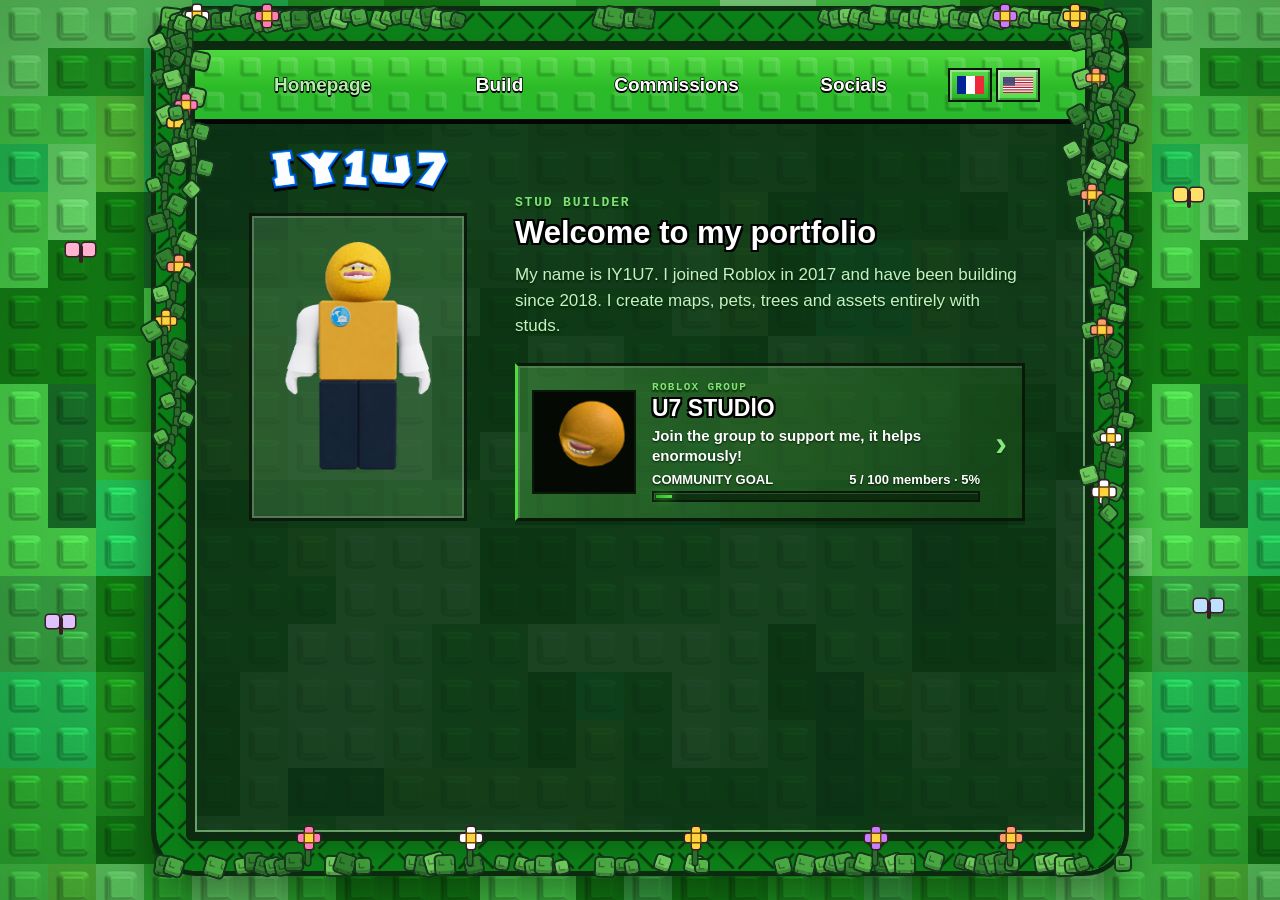
<file: index.html>
<!doctype html>
<html lang="en">
<head>
  <meta charset="UTF-8">
  <meta name="viewport" content="width=device-width, initial-scale=1.0">
  <meta name="description" content="IY1U7 — Roblox stud builder portfolio">
  <title>IY1U7 — Roblox Portfolio</title>
  <link rel="stylesheet" href="styles.css?v=20261028-1">
  <link rel="stylesheet" href="nature.css?v=20261029-4">
  <script src="translation.js?v=20261028-1" defer></script>
  <script src="script.js?v=20261028-1" defer></script>
  <script src="nature.js?v=20261028-1" defer></script>
  <script src="https://cdn.gtranslate.net/widgets/latest/float.js" defer></script>
</head>
<body class="figma-home">
  <div class="gtranslate_wrapper" aria-hidden="true"></div>
  <main class="index-window">
    <header class="site-header modern-site-header">
      <button class="menu-button" aria-expanded="false" aria-controls="main-navigation">Menu</button>
      <nav id="main-navigation" aria-label="Main navigation">
        <a class="active" href="index.html?v=20261028-1">Homepage</a>
        <a href="build.html?v=20261028-1">Build</a>
        <a href="contribution.html?v=20261028-1">Commissions</a>
        <a href="socials.html?v=20261028-1">Socials</a>
        
        <div class="language-toggle notranslate" translate="no" role="group" aria-label="Language"><button type="button" data-lang="fr" aria-label="Français" title="Français"><svg viewBox="0 0 30 20" width="27" height="18" role="img" aria-label="🇫🇷"><path fill="#fff" d="M0 0h30v20H0z"/><path fill="#002395" d="M0 0h10v20H0z"/><path fill="#ed2939" d="M20 0h10v20H20z"/></svg></button><button type="button" data-lang="en" aria-label="English" title="English"><svg viewBox="0 0 38 20" width="30" height="18" role="img" aria-label="🇺🇸"><path fill="#fff" d="M0 0h38v20H0z"/><path stroke="#b22234" stroke-width="1.54" d="M0 .77h38M0 3.85h38M0 6.93h38M0 10.01h38M0 13.09h38M0 16.17h38M0 19.25h38"/><path fill="#3c3b6e" d="M0 0h15.2v10.77H0z"/><path fill="#fff" d="M1.25 0.6l.13 .27 .3 .04-.22 .21 .05 .3-.26-.14-.27 .14 .05-.3-.22-.21 .3-.04z M3.79 0.6l.13 .27 .3 .04-.22 .21 .05 .3-.26-.14-.27 .14 .05-.3-.22-.21 .3-.04z M6.33 0.6l.13 .27 .3 .04-.22 .21 .05 .3-.26-.14-.27 .14 .05-.3-.22-.21 .3-.04z M8.870000000000001 0.6l.13 .27 .3 .04-.22 .21 .05 .3-.26-.14-.27 .14 .05-.3-.22-.21 .3-.04z M11.41 0.6l.13 .27 .3 .04-.22 .21 .05 .3-.26-.14-.27 .14 .05-.3-.22-.21 .3-.04z M13.95 0.6l.13 .27 .3 .04-.22 .21 .05 .3-.26-.14-.27 .14 .05-.3-.22-.21 .3-.04z M2.52 1.7000000000000002l.13 .27 .3 .04-.22 .21 .05 .3-.26-.14-.27 .14 .05-.3-.22-.21 .3-.04z M5.0600000000000005 1.7000000000000002l.13 .27 .3 .04-.22 .21 .05 .3-.26-.14-.27 .14 .05-.3-.22-.21 .3-.04z M7.6 1.7000000000000002l.13 .27 .3 .04-.22 .21 .05 .3-.26-.14-.27 .14 .05-.3-.22-.21 .3-.04z M10.14 1.7000000000000002l.13 .27 .3 .04-.22 .21 .05 .3-.26-.14-.27 .14 .05-.3-.22-.21 .3-.04z M12.68 1.7000000000000002l.13 .27 .3 .04-.22 .21 .05 .3-.26-.14-.27 .14 .05-.3-.22-.21 .3-.04z M1.25 2.8000000000000003l.13 .27 .3 .04-.22 .21 .05 .3-.26-.14-.27 .14 .05-.3-.22-.21 .3-.04z M3.79 2.8000000000000003l.13 .27 .3 .04-.22 .21 .05 .3-.26-.14-.27 .14 .05-.3-.22-.21 .3-.04z M6.33 2.8000000000000003l.13 .27 .3 .04-.22 .21 .05 .3-.26-.14-.27 .14 .05-.3-.22-.21 .3-.04z M8.870000000000001 2.8000000000000003l.13 .27 .3 .04-.22 .21 .05 .3-.26-.14-.27 .14 .05-.3-.22-.21 .3-.04z M11.41 2.8000000000000003l.13 .27 .3 .04-.22 .21 .05 .3-.26-.14-.27 .14 .05-.3-.22-.21 .3-.04z M13.95 2.8000000000000003l.13 .27 .3 .04-.22 .21 .05 .3-.26-.14-.27 .14 .05-.3-.22-.21 .3-.04z M2.52 3.900000000000001l.13 .27 .3 .04-.22 .21 .05 .3-.26-.14-.27 .14 .05-.3-.22-.21 .3-.04z M5.0600000000000005 3.900000000000001l.13 .27 .3 .04-.22 .21 .05 .3-.26-.14-.27 .14 .05-.3-.22-.21 .3-.04z M7.6 3.900000000000001l.13 .27 .3 .04-.22 .21 .05 .3-.26-.14-.27 .14 .05-.3-.22-.21 .3-.04z M10.14 3.900000000000001l.13 .27 .3 .04-.22 .21 .05 .3-.26-.14-.27 .14 .05-.3-.22-.21 .3-.04z M12.68 3.900000000000001l.13 .27 .3 .04-.22 .21 .05 .3-.26-.14-.27 .14 .05-.3-.22-.21 .3-.04z M1.25 5l.13 .27 .3 .04-.22 .21 .05 .3-.26-.14-.27 .14 .05-.3-.22-.21 .3-.04z M3.79 5l.13 .27 .3 .04-.22 .21 .05 .3-.26-.14-.27 .14 .05-.3-.22-.21 .3-.04z M6.33 5l.13 .27 .3 .04-.22 .21 .05 .3-.26-.14-.27 .14 .05-.3-.22-.21 .3-.04z M8.870000000000001 5l.13 .27 .3 .04-.22 .21 .05 .3-.26-.14-.27 .14 .05-.3-.22-.21 .3-.04z M11.41 5l.13 .27 .3 .04-.22 .21 .05 .3-.26-.14-.27 .14 .05-.3-.22-.21 .3-.04z M13.95 5l.13 .27 .3 .04-.22 .21 .05 .3-.26-.14-.27 .14 .05-.3-.22-.21 .3-.04z M2.52 6.1l.13 .27 .3 .04-.22 .21 .05 .3-.26-.14-.27 .14 .05-.3-.22-.21 .3-.04z M5.0600000000000005 6.1l.13 .27 .3 .04-.22 .21 .05 .3-.26-.14-.27 .14 .05-.3-.22-.21 .3-.04z M7.6 6.1l.13 .27 .3 .04-.22 .21 .05 .3-.26-.14-.27 .14 .05-.3-.22-.21 .3-.04z M10.14 6.1l.13 .27 .3 .04-.22 .21 .05 .3-.26-.14-.27 .14 .05-.3-.22-.21 .3-.04z M12.68 6.1l.13 .27 .3 .04-.22 .21 .05 .3-.26-.14-.27 .14 .05-.3-.22-.21 .3-.04z M1.25 7.2l.13 .27 .3 .04-.22 .21 .05 .3-.26-.14-.27 .14 .05-.3-.22-.21 .3-.04z M3.79 7.2l.13 .27 .3 .04-.22 .21 .05 .3-.26-.14-.27 .14 .05-.3-.22-.21 .3-.04z M6.33 7.2l.13 .27 .3 .04-.22 .21 .05 .3-.26-.14-.27 .14 .05-.3-.22-.21 .3-.04z M8.870000000000001 7.2l.13 .27 .3 .04-.22 .21 .05 .3-.26-.14-.27 .14 .05-.3-.22-.21 .3-.04z M11.41 7.2l.13 .27 .3 .04-.22 .21 .05 .3-.26-.14-.27 .14 .05-.3-.22-.21 .3-.04z M13.95 7.2l.13 .27 .3 .04-.22 .21 .05 .3-.26-.14-.27 .14 .05-.3-.22-.21 .3-.04z M2.52 8.3l.13 .27 .3 .04-.22 .21 .05 .3-.26-.14-.27 .14 .05-.3-.22-.21 .3-.04z M5.0600000000000005 8.3l.13 .27 .3 .04-.22 .21 .05 .3-.26-.14-.27 .14 .05-.3-.22-.21 .3-.04z M7.6 8.3l.13 .27 .3 .04-.22 .21 .05 .3-.26-.14-.27 .14 .05-.3-.22-.21 .3-.04z M10.14 8.3l.13 .27 .3 .04-.22 .21 .05 .3-.26-.14-.27 .14 .05-.3-.22-.21 .3-.04z M12.68 8.3l.13 .27 .3 .04-.22 .21 .05 .3-.26-.14-.27 .14 .05-.3-.22-.21 .3-.04z M1.25 9.4l.13 .27 .3 .04-.22 .21 .05 .3-.26-.14-.27 .14 .05-.3-.22-.21 .3-.04z M3.79 9.4l.13 .27 .3 .04-.22 .21 .05 .3-.26-.14-.27 .14 .05-.3-.22-.21 .3-.04z M6.33 9.4l.13 .27 .3 .04-.22 .21 .05 .3-.26-.14-.27 .14 .05-.3-.22-.21 .3-.04z M8.870000000000001 9.4l.13 .27 .3 .04-.22 .21 .05 .3-.26-.14-.27 .14 .05-.3-.22-.21 .3-.04z M11.41 9.4l.13 .27 .3 .04-.22 .21 .05 .3-.26-.14-.27 .14 .05-.3-.22-.21 .3-.04z M13.95 9.4l.13 .27 .3 .04-.22 .21 .05 .3-.26-.14-.27 .14 .05-.3-.22-.21 .3-.04z"/></svg></button></div>
      </nav>
    </header>
    <div class="index-content">
      <div class="index-profile">
        <img class="index-logo" src="assets/iy1u7-logo-spaced.png" alt="IY1U7" draggable="false">
        <div class="index-avatar">
          <img src="assets/avatar-corrected-final.png" alt="IY1U7 Roblox avatar" draggable="false">
        </div>
      </div>
      <section class="index-intro" aria-labelledby="welcome-title">
        <p class="index-eyebrow">STUD BUILDER</p>
        <h2 id="welcome-title">Welcome to my portfolio</h2>
        <p class="index-description">My name is IY1U7. I joined Roblox in 2017 and have been building since 2018. I create maps, pets, trees and assets entirely with studs.</p>
        <a class="group-card" href="https://www.roblox.com/fr/communities/35287062/U7-STUDlO#!/about" target="_blank" rel="noopener noreferrer" aria-label="View the U7 STUDlO Roblox group">
          <img src="assets/u7-studio-group.png" alt="U7 STUDlO group" draggable="false">
          <span class="group-card-content">
            <span class="group-label">ROBLOX GROUP</span>
            <strong>U7 STUDlO</strong>
            <span class="group-support">Join the group to support me, it helps enormously!</span>
            <span class="group-goal-heading"><b>COMMUNITY GOAL</b><em>5 / 100 members · 5%</em></span>
            <span class="group-progress" role="progressbar" aria-label="Community goal" aria-valuemin="0" aria-valuemax="100" aria-valuenow="5" aria-valuetext="5 out of 100 members"><i></i></span>
          </span>
          <span class="group-arrow" aria-hidden="true">›</span>
        </a>
      </section>
    </div>
  </main>
</body>
</html>
</file>
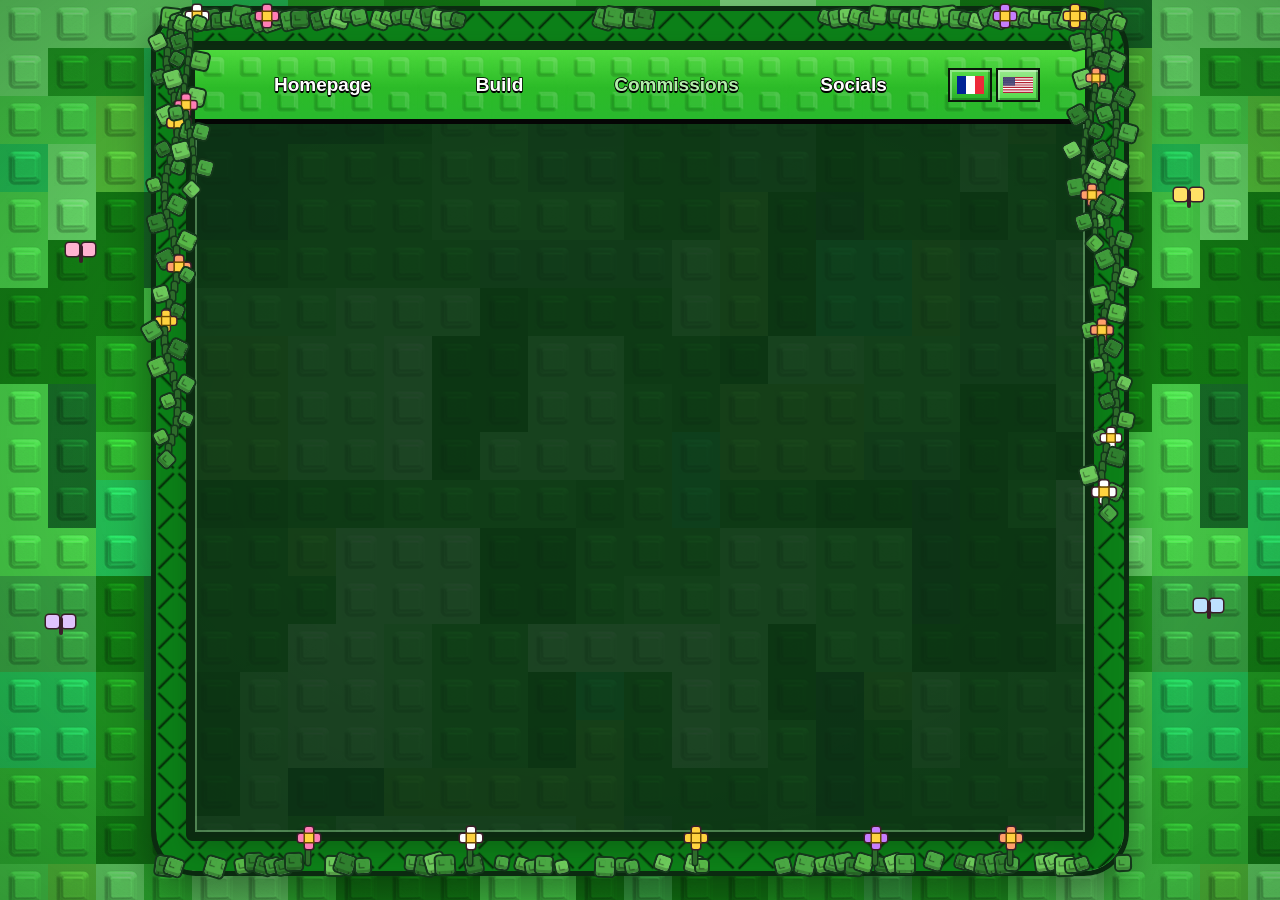
<file: contribution.html>
<!doctype html>
<html lang="en">
<head>
  <meta charset="UTF-8">
  <meta name="viewport" content="width=device-width, initial-scale=1.0">
  <meta http-equiv="Cache-Control" content="no-cache, no-store, must-revalidate">
  <meta http-equiv="Pragma" content="no-cache">
  <meta http-equiv="Expires" content="0">
  <meta name="description" content="IY1U7 Roblox contributions">
  <title>Contribution — Roblox Portfolio</title>
  <link rel="stylesheet" href="styles.css?v=20261028-1">
  <link rel="stylesheet" href="nature.css?v=20261029-4">
  <script src="translation.js?v=20261028-1" defer></script>
  <script src="script.js?v=20261028-1" defer></script>
  <script src="nature.js?v=20261028-1" defer></script>
</head>
<body>
  <div class="page-shell payment-shell contribution-shell">
    <header class="site-header">
      <button class="menu-button" aria-expanded="false" aria-controls="main-navigation">Menu</button>
      <nav id="main-navigation" aria-label="Main navigation">
        <a href="index.html?v=20261028-1">Homepage</a><a href="build.html?v=20261028-1">Build</a><a class="active" href="contribution.html?v=20261028-1">Commissions</a><a href="socials.html?v=20261028-1">Socials</a><div class="language-toggle notranslate" translate="no" role="group" aria-label="Language"><button type="button" data-lang="fr" aria-label="Français" title="Français"><svg viewBox="0 0 30 20" width="27" height="18" role="img" aria-label="🇫🇷"><path fill="#fff" d="M0 0h30v20H0z"/><path fill="#002395" d="M0 0h10v20H0z"/><path fill="#ed2939" d="M20 0h10v20H20z"/></svg></button><button type="button" data-lang="en" aria-label="English" title="English"><svg viewBox="0 0 38 20" width="30" height="18" role="img" aria-label="🇺🇸"><path fill="#fff" d="M0 0h38v20H0z"/><path stroke="#b22234" stroke-width="1.54" d="M0 .77h38M0 3.85h38M0 6.93h38M0 10.01h38M0 13.09h38M0 16.17h38M0 19.25h38"/><path fill="#3c3b6e" d="M0 0h15.2v10.77H0z"/><path fill="#fff" d="M1.25 0.6l.13 .27 .3 .04-.22 .21 .05 .3-.26-.14-.27 .14 .05-.3-.22-.21 .3-.04z M3.79 0.6l.13 .27 .3 .04-.22 .21 .05 .3-.26-.14-.27 .14 .05-.3-.22-.21 .3-.04z M6.33 0.6l.13 .27 .3 .04-.22 .21 .05 .3-.26-.14-.27 .14 .05-.3-.22-.21 .3-.04z M8.870000000000001 0.6l.13 .27 .3 .04-.22 .21 .05 .3-.26-.14-.27 .14 .05-.3-.22-.21 .3-.04z M11.41 0.6l.13 .27 .3 .04-.22 .21 .05 .3-.26-.14-.27 .14 .05-.3-.22-.21 .3-.04z M13.95 0.6l.13 .27 .3 .04-.22 .21 .05 .3-.26-.14-.27 .14 .05-.3-.22-.21 .3-.04z M2.52 1.7000000000000002l.13 .27 .3 .04-.22 .21 .05 .3-.26-.14-.27 .14 .05-.3-.22-.21 .3-.04z M5.0600000000000005 1.7000000000000002l.13 .27 .3 .04-.22 .21 .05 .3-.26-.14-.27 .14 .05-.3-.22-.21 .3-.04z M7.6 1.7000000000000002l.13 .27 .3 .04-.22 .21 .05 .3-.26-.14-.27 .14 .05-.3-.22-.21 .3-.04z M10.14 1.7000000000000002l.13 .27 .3 .04-.22 .21 .05 .3-.26-.14-.27 .14 .05-.3-.22-.21 .3-.04z M12.68 1.7000000000000002l.13 .27 .3 .04-.22 .21 .05 .3-.26-.14-.27 .14 .05-.3-.22-.21 .3-.04z M1.25 2.8000000000000003l.13 .27 .3 .04-.22 .21 .05 .3-.26-.14-.27 .14 .05-.3-.22-.21 .3-.04z M3.79 2.8000000000000003l.13 .27 .3 .04-.22 .21 .05 .3-.26-.14-.27 .14 .05-.3-.22-.21 .3-.04z M6.33 2.8000000000000003l.13 .27 .3 .04-.22 .21 .05 .3-.26-.14-.27 .14 .05-.3-.22-.21 .3-.04z M8.870000000000001 2.8000000000000003l.13 .27 .3 .04-.22 .21 .05 .3-.26-.14-.27 .14 .05-.3-.22-.21 .3-.04z M11.41 2.8000000000000003l.13 .27 .3 .04-.22 .21 .05 .3-.26-.14-.27 .14 .05-.3-.22-.21 .3-.04z M13.95 2.8000000000000003l.13 .27 .3 .04-.22 .21 .05 .3-.26-.14-.27 .14 .05-.3-.22-.21 .3-.04z M2.52 3.900000000000001l.13 .27 .3 .04-.22 .21 .05 .3-.26-.14-.27 .14 .05-.3-.22-.21 .3-.04z M5.0600000000000005 3.900000000000001l.13 .27 .3 .04-.22 .21 .05 .3-.26-.14-.27 .14 .05-.3-.22-.21 .3-.04z M7.6 3.900000000000001l.13 .27 .3 .04-.22 .21 .05 .3-.26-.14-.27 .14 .05-.3-.22-.21 .3-.04z M10.14 3.900000000000001l.13 .27 .3 .04-.22 .21 .05 .3-.26-.14-.27 .14 .05-.3-.22-.21 .3-.04z M12.68 3.900000000000001l.13 .27 .3 .04-.22 .21 .05 .3-.26-.14-.27 .14 .05-.3-.22-.21 .3-.04z M1.25 5l.13 .27 .3 .04-.22 .21 .05 .3-.26-.14-.27 .14 .05-.3-.22-.21 .3-.04z M3.79 5l.13 .27 .3 .04-.22 .21 .05 .3-.26-.14-.27 .14 .05-.3-.22-.21 .3-.04z M6.33 5l.13 .27 .3 .04-.22 .21 .05 .3-.26-.14-.27 .14 .05-.3-.22-.21 .3-.04z M8.870000000000001 5l.13 .27 .3 .04-.22 .21 .05 .3-.26-.14-.27 .14 .05-.3-.22-.21 .3-.04z M11.41 5l.13 .27 .3 .04-.22 .21 .05 .3-.26-.14-.27 .14 .05-.3-.22-.21 .3-.04z M13.95 5l.13 .27 .3 .04-.22 .21 .05 .3-.26-.14-.27 .14 .05-.3-.22-.21 .3-.04z M2.52 6.1l.13 .27 .3 .04-.22 .21 .05 .3-.26-.14-.27 .14 .05-.3-.22-.21 .3-.04z M5.0600000000000005 6.1l.13 .27 .3 .04-.22 .21 .05 .3-.26-.14-.27 .14 .05-.3-.22-.21 .3-.04z M7.6 6.1l.13 .27 .3 .04-.22 .21 .05 .3-.26-.14-.27 .14 .05-.3-.22-.21 .3-.04z M10.14 6.1l.13 .27 .3 .04-.22 .21 .05 .3-.26-.14-.27 .14 .05-.3-.22-.21 .3-.04z M12.68 6.1l.13 .27 .3 .04-.22 .21 .05 .3-.26-.14-.27 .14 .05-.3-.22-.21 .3-.04z M1.25 7.2l.13 .27 .3 .04-.22 .21 .05 .3-.26-.14-.27 .14 .05-.3-.22-.21 .3-.04z M3.79 7.2l.13 .27 .3 .04-.22 .21 .05 .3-.26-.14-.27 .14 .05-.3-.22-.21 .3-.04z M6.33 7.2l.13 .27 .3 .04-.22 .21 .05 .3-.26-.14-.27 .14 .05-.3-.22-.21 .3-.04z M8.870000000000001 7.2l.13 .27 .3 .04-.22 .21 .05 .3-.26-.14-.27 .14 .05-.3-.22-.21 .3-.04z M11.41 7.2l.13 .27 .3 .04-.22 .21 .05 .3-.26-.14-.27 .14 .05-.3-.22-.21 .3-.04z M13.95 7.2l.13 .27 .3 .04-.22 .21 .05 .3-.26-.14-.27 .14 .05-.3-.22-.21 .3-.04z M2.52 8.3l.13 .27 .3 .04-.22 .21 .05 .3-.26-.14-.27 .14 .05-.3-.22-.21 .3-.04z M5.0600000000000005 8.3l.13 .27 .3 .04-.22 .21 .05 .3-.26-.14-.27 .14 .05-.3-.22-.21 .3-.04z M7.6 8.3l.13 .27 .3 .04-.22 .21 .05 .3-.26-.14-.27 .14 .05-.3-.22-.21 .3-.04z M10.14 8.3l.13 .27 .3 .04-.22 .21 .05 .3-.26-.14-.27 .14 .05-.3-.22-.21 .3-.04z M12.68 8.3l.13 .27 .3 .04-.22 .21 .05 .3-.26-.14-.27 .14 .05-.3-.22-.21 .3-.04z M1.25 9.4l.13 .27 .3 .04-.22 .21 .05 .3-.26-.14-.27 .14 .05-.3-.22-.21 .3-.04z M3.79 9.4l.13 .27 .3 .04-.22 .21 .05 .3-.26-.14-.27 .14 .05-.3-.22-.21 .3-.04z M6.33 9.4l.13 .27 .3 .04-.22 .21 .05 .3-.26-.14-.27 .14 .05-.3-.22-.21 .3-.04z M8.870000000000001 9.4l.13 .27 .3 .04-.22 .21 .05 .3-.26-.14-.27 .14 .05-.3-.22-.21 .3-.04z M11.41 9.4l.13 .27 .3 .04-.22 .21 .05 .3-.26-.14-.27 .14 .05-.3-.22-.21 .3-.04z M13.95 9.4l.13 .27 .3 .04-.22 .21 .05 .3-.26-.14-.27 .14 .05-.3-.22-.21 .3-.04z"/></svg></button></div>
      </nav>
    </header>

    <main class="payment-page contribution-page" aria-label="Commissions"></main>
  </div>
</body>
</html>
</file>
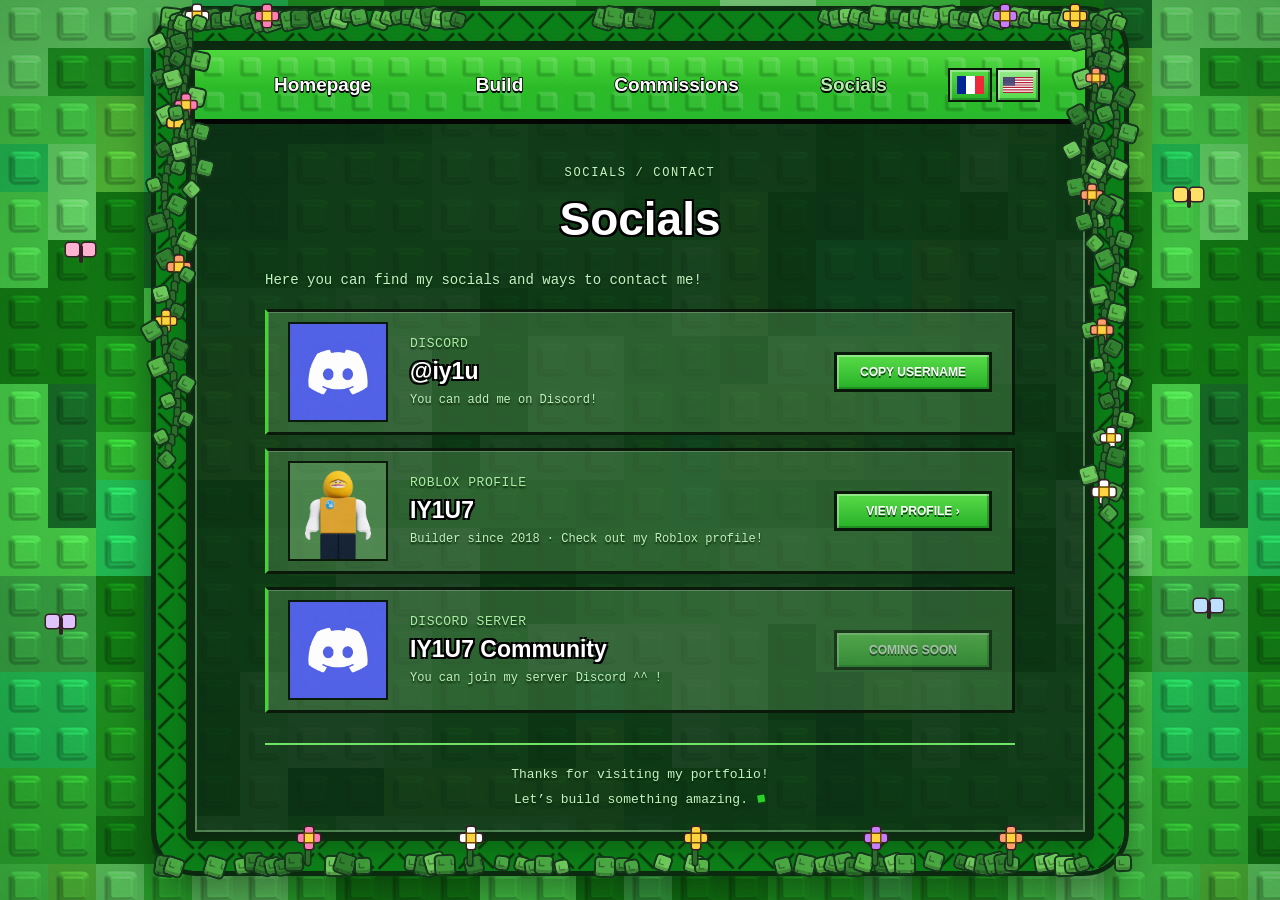
<file: socials.html>
<!doctype html>
<html lang="en">
<head>
  <meta charset="UTF-8">
  <meta name="viewport" content="width=device-width, initial-scale=1.0">
  <meta http-equiv="Cache-Control" content="no-cache, no-store, must-revalidate">
  <meta http-equiv="Pragma" content="no-cache">
  <meta http-equiv="Expires" content="0">
  <meta name="description" content="IY1U7 social links">
  <title>Socials — Roblox Portfolio</title>
  <link rel="stylesheet" href="styles.css?v=20261028-1">
  <link rel="stylesheet" href="nature.css?v=20261029-4">
  <script src="translation.js?v=20261028-1" defer></script>
  <script src="script.js?v=20261028-1" defer></script>
  <script src="nature.js?v=20261028-1" defer></script>
  <script src="https://cdn.gtranslate.net/widgets/latest/float.js" defer></script>
</head>
<body>
  <div class="gtranslate_wrapper" aria-hidden="true"></div>
  <div class="page-shell payment-shell socials-shell">
    <header class="site-header">
      <button class="menu-button" aria-expanded="false" aria-controls="main-navigation">Menu</button>
      <nav id="main-navigation" aria-label="Main navigation">
        <a href="index.html?v=20261028-1">Homepage</a><a href="build.html?v=20261028-1">Build</a><a href="contribution.html?v=20261028-1">Commissions</a><a class="active" href="socials.html?v=20261028-1">Socials</a><div class="language-toggle notranslate" translate="no" role="group" aria-label="Language"><button type="button" data-lang="fr" aria-label="Français" title="Français"><svg viewBox="0 0 30 20" width="27" height="18" role="img" aria-label="🇫🇷"><path fill="#fff" d="M0 0h30v20H0z"/><path fill="#002395" d="M0 0h10v20H0z"/><path fill="#ed2939" d="M20 0h10v20H20z"/></svg></button><button type="button" data-lang="en" aria-label="English" title="English"><svg viewBox="0 0 38 20" width="30" height="18" role="img" aria-label="🇺🇸"><path fill="#fff" d="M0 0h38v20H0z"/><path stroke="#b22234" stroke-width="1.54" d="M0 .77h38M0 3.85h38M0 6.93h38M0 10.01h38M0 13.09h38M0 16.17h38M0 19.25h38"/><path fill="#3c3b6e" d="M0 0h15.2v10.77H0z"/><path fill="#fff" d="M1.25 0.6l.13 .27 .3 .04-.22 .21 .05 .3-.26-.14-.27 .14 .05-.3-.22-.21 .3-.04z M3.79 0.6l.13 .27 .3 .04-.22 .21 .05 .3-.26-.14-.27 .14 .05-.3-.22-.21 .3-.04z M6.33 0.6l.13 .27 .3 .04-.22 .21 .05 .3-.26-.14-.27 .14 .05-.3-.22-.21 .3-.04z M8.870000000000001 0.6l.13 .27 .3 .04-.22 .21 .05 .3-.26-.14-.27 .14 .05-.3-.22-.21 .3-.04z M11.41 0.6l.13 .27 .3 .04-.22 .21 .05 .3-.26-.14-.27 .14 .05-.3-.22-.21 .3-.04z M13.95 0.6l.13 .27 .3 .04-.22 .21 .05 .3-.26-.14-.27 .14 .05-.3-.22-.21 .3-.04z M2.52 1.7000000000000002l.13 .27 .3 .04-.22 .21 .05 .3-.26-.14-.27 .14 .05-.3-.22-.21 .3-.04z M5.0600000000000005 1.7000000000000002l.13 .27 .3 .04-.22 .21 .05 .3-.26-.14-.27 .14 .05-.3-.22-.21 .3-.04z M7.6 1.7000000000000002l.13 .27 .3 .04-.22 .21 .05 .3-.26-.14-.27 .14 .05-.3-.22-.21 .3-.04z M10.14 1.7000000000000002l.13 .27 .3 .04-.22 .21 .05 .3-.26-.14-.27 .14 .05-.3-.22-.21 .3-.04z M12.68 1.7000000000000002l.13 .27 .3 .04-.22 .21 .05 .3-.26-.14-.27 .14 .05-.3-.22-.21 .3-.04z M1.25 2.8000000000000003l.13 .27 .3 .04-.22 .21 .05 .3-.26-.14-.27 .14 .05-.3-.22-.21 .3-.04z M3.79 2.8000000000000003l.13 .27 .3 .04-.22 .21 .05 .3-.26-.14-.27 .14 .05-.3-.22-.21 .3-.04z M6.33 2.8000000000000003l.13 .27 .3 .04-.22 .21 .05 .3-.26-.14-.27 .14 .05-.3-.22-.21 .3-.04z M8.870000000000001 2.8000000000000003l.13 .27 .3 .04-.22 .21 .05 .3-.26-.14-.27 .14 .05-.3-.22-.21 .3-.04z M11.41 2.8000000000000003l.13 .27 .3 .04-.22 .21 .05 .3-.26-.14-.27 .14 .05-.3-.22-.21 .3-.04z M13.95 2.8000000000000003l.13 .27 .3 .04-.22 .21 .05 .3-.26-.14-.27 .14 .05-.3-.22-.21 .3-.04z M2.52 3.900000000000001l.13 .27 .3 .04-.22 .21 .05 .3-.26-.14-.27 .14 .05-.3-.22-.21 .3-.04z M5.0600000000000005 3.900000000000001l.13 .27 .3 .04-.22 .21 .05 .3-.26-.14-.27 .14 .05-.3-.22-.21 .3-.04z M7.6 3.900000000000001l.13 .27 .3 .04-.22 .21 .05 .3-.26-.14-.27 .14 .05-.3-.22-.21 .3-.04z M10.14 3.900000000000001l.13 .27 .3 .04-.22 .21 .05 .3-.26-.14-.27 .14 .05-.3-.22-.21 .3-.04z M12.68 3.900000000000001l.13 .27 .3 .04-.22 .21 .05 .3-.26-.14-.27 .14 .05-.3-.22-.21 .3-.04z M1.25 5l.13 .27 .3 .04-.22 .21 .05 .3-.26-.14-.27 .14 .05-.3-.22-.21 .3-.04z M3.79 5l.13 .27 .3 .04-.22 .21 .05 .3-.26-.14-.27 .14 .05-.3-.22-.21 .3-.04z M6.33 5l.13 .27 .3 .04-.22 .21 .05 .3-.26-.14-.27 .14 .05-.3-.22-.21 .3-.04z M8.870000000000001 5l.13 .27 .3 .04-.22 .21 .05 .3-.26-.14-.27 .14 .05-.3-.22-.21 .3-.04z M11.41 5l.13 .27 .3 .04-.22 .21 .05 .3-.26-.14-.27 .14 .05-.3-.22-.21 .3-.04z M13.95 5l.13 .27 .3 .04-.22 .21 .05 .3-.26-.14-.27 .14 .05-.3-.22-.21 .3-.04z M2.52 6.1l.13 .27 .3 .04-.22 .21 .05 .3-.26-.14-.27 .14 .05-.3-.22-.21 .3-.04z M5.0600000000000005 6.1l.13 .27 .3 .04-.22 .21 .05 .3-.26-.14-.27 .14 .05-.3-.22-.21 .3-.04z M7.6 6.1l.13 .27 .3 .04-.22 .21 .05 .3-.26-.14-.27 .14 .05-.3-.22-.21 .3-.04z M10.14 6.1l.13 .27 .3 .04-.22 .21 .05 .3-.26-.14-.27 .14 .05-.3-.22-.21 .3-.04z M12.68 6.1l.13 .27 .3 .04-.22 .21 .05 .3-.26-.14-.27 .14 .05-.3-.22-.21 .3-.04z M1.25 7.2l.13 .27 .3 .04-.22 .21 .05 .3-.26-.14-.27 .14 .05-.3-.22-.21 .3-.04z M3.79 7.2l.13 .27 .3 .04-.22 .21 .05 .3-.26-.14-.27 .14 .05-.3-.22-.21 .3-.04z M6.33 7.2l.13 .27 .3 .04-.22 .21 .05 .3-.26-.14-.27 .14 .05-.3-.22-.21 .3-.04z M8.870000000000001 7.2l.13 .27 .3 .04-.22 .21 .05 .3-.26-.14-.27 .14 .05-.3-.22-.21 .3-.04z M11.41 7.2l.13 .27 .3 .04-.22 .21 .05 .3-.26-.14-.27 .14 .05-.3-.22-.21 .3-.04z M13.95 7.2l.13 .27 .3 .04-.22 .21 .05 .3-.26-.14-.27 .14 .05-.3-.22-.21 .3-.04z M2.52 8.3l.13 .27 .3 .04-.22 .21 .05 .3-.26-.14-.27 .14 .05-.3-.22-.21 .3-.04z M5.0600000000000005 8.3l.13 .27 .3 .04-.22 .21 .05 .3-.26-.14-.27 .14 .05-.3-.22-.21 .3-.04z M7.6 8.3l.13 .27 .3 .04-.22 .21 .05 .3-.26-.14-.27 .14 .05-.3-.22-.21 .3-.04z M10.14 8.3l.13 .27 .3 .04-.22 .21 .05 .3-.26-.14-.27 .14 .05-.3-.22-.21 .3-.04z M12.68 8.3l.13 .27 .3 .04-.22 .21 .05 .3-.26-.14-.27 .14 .05-.3-.22-.21 .3-.04z M1.25 9.4l.13 .27 .3 .04-.22 .21 .05 .3-.26-.14-.27 .14 .05-.3-.22-.21 .3-.04z M3.79 9.4l.13 .27 .3 .04-.22 .21 .05 .3-.26-.14-.27 .14 .05-.3-.22-.21 .3-.04z M6.33 9.4l.13 .27 .3 .04-.22 .21 .05 .3-.26-.14-.27 .14 .05-.3-.22-.21 .3-.04z M8.870000000000001 9.4l.13 .27 .3 .04-.22 .21 .05 .3-.26-.14-.27 .14 .05-.3-.22-.21 .3-.04z M11.41 9.4l.13 .27 .3 .04-.22 .21 .05 .3-.26-.14-.27 .14 .05-.3-.22-.21 .3-.04z M13.95 9.4l.13 .27 .3 .04-.22 .21 .05 .3-.26-.14-.27 .14 .05-.3-.22-.21 .3-.04z"/></svg></button></div>
      </nav>
    </header>

    <main class="payment-page socials-page">
      <header class="payment-heading">
        <p>SOCIALS / CONTACT</p>
        <h1>Socials</h1>
      </header>
      <p class="socials-introduction">Here you can find my socials and ways to contact me!</p>

      <section class="social-card" data-discord-user-id="1417599470123880613">
        <div class="social-icon-frame discord-icon-frame">
          <img src="assets/discord-logo-white.png?v=1" alt="Discord" draggable="false">
        </div>
        <div class="social-card-copy">
          <span class="social-card-label">DISCORD</span>
          <strong>@iy1u</strong>
          <small>You can add me on Discord!</small>
        </div>
        <button class="social-action copy-discord" type="button" data-copy="iy1u">COPY USERNAME</button>
      </section>

      <section class="social-card">
        <div class="social-icon-frame roblox-social-icon">
          <img src="assets/avatar-corrected-final.png" alt="IY1U7 Roblox avatar" draggable="false">
        </div>
        <div class="social-card-copy">
          <span class="social-card-label">ROBLOX PROFILE</span>
          <strong>IY1U7</strong>
          <small>Builder since 2018 · Check out my Roblox profile!</small>
        </div>
        <a class="social-action" href="https://www.roblox.com/fr/users/298610611/profile" target="_blank" rel="noopener noreferrer">VIEW PROFILE <span aria-hidden="true">›</span></a>
      </section>

      <section class="social-card discord-server-card">
        <div class="social-icon-frame discord-icon-frame">
          <img src="assets/discord-logo-white.png?v=1" alt="Discord server" draggable="false">
        </div>
        <div class="social-card-copy">
          <span class="social-card-label">DISCORD SERVER</span>
          <strong>IY1U7 Community</strong>
          <small>You can join my server Discord ^^ !</small>
        </div>
        <span class="social-action disabled-social-action">COMING SOON</span>
      </section>

      <footer class="socials-footer">
        <p class="footer-thanks">Thanks for visiting my portfolio!</p>
        <p><span class="footer-message">Let’s build something amazing.</span> <span class="footer-diamond" aria-hidden="true">◆</span></p>
      </footer>
    </main>
  </div>
</body>
</html>
</file>
<file: styles.css>
:root{--page:#a7a7a7;--outer:#424242;--ink:#0d0d0d;--blue:#36a82f}
.gtranslate_wrapper{position:fixed!important;left:-9999px!important;top:-9999px!important;width:1px!important;height:1px!important;overflow:hidden!important;opacity:0!important;pointer-events:none!important}
*{box-sizing:border-box}
html,body{min-height:100%;margin:0}
body{background:var(--outer);color:var(--ink);font-family:"Courier New",monospace;padding:22px 0}
.floating-part{position:fixed;z-index:2;left:0;top:0;width:78px;height:78px;display:grid;place-items:center;perspective:420px;pointer-events:none;will-change:transform}
.floating-part:nth-of-type(even) .part-cube{animation-direction:reverse;animation-duration:8.5s}
.part-cube{position:relative;width:62px;height:62px;transform-style:preserve-3d;transform-origin:50% 50%;animation:part-spin 7s linear infinite}
.part-face{position:absolute;inset:-.6px;border:0;background-color:#aaa;background-image:url("assets/part-texture.png");background-repeat:no-repeat;background-size:400% 400%;background-position:0 0;box-shadow:inset 0 0 5px #fff4;backface-visibility:hidden;outline:1px solid transparent}
.part-face.front{transform:translateZ(31px)}.part-face.back{transform:rotateY(180deg) translateZ(31px)}.part-face.right{transform:rotateY(90deg) translateZ(31px)}.part-face.left{transform:rotateY(-90deg) translateZ(31px)}.part-face.top{transform:rotateX(90deg) translateZ(31px)}.part-face.bottom{transform:rotateX(-90deg) translateZ(31px);filter:brightness(.82)}
@keyframes part-spin{from{transform:rotateX(-24deg) rotateY(0deg) rotateZ(-3deg)}to{transform:rotateX(-24deg) rotateY(360deg) rotateZ(-3deg)}}
.page-shell{position:relative;z-index:3;width:min(1000px,100%);min-height:900px;margin:0 auto;background:linear-gradient(145deg,rgba(0,0,0,.015) 0%,rgba(0,0,0,.09) 100%),var(--page);box-shadow:0 0 0 1px #292929,0 18px 60px #1d1d1d99;overflow:hidden}
.site-header{position:relative;height:69px;background:linear-gradient(#c5c5c5,#ababab);border-bottom:3px solid #1d1d1d;display:flex;align-items:center;justify-content:center}
.site-header nav{position:relative;z-index:1;width:92%;display:flex;align-items:center;justify-content:space-between}
.site-header a{color:#0a0a0a;text-decoration:none;font-family:Georgia,"Times New Roman",serif;font-size:22px;text-shadow:0 1px #fff}
.site-header a:hover,.site-header a.active{color:var(--blue);text-shadow:-1px 0 #111,0 1px #111,1px 0 #111,0 -1px #111}
.language-toggle{flex:0 0 auto;border:2px solid #191919;background:linear-gradient(#d3d3d3,#aaa);color:#080808;padding:5px 7px;font:700 12px "Courier New",monospace;cursor:pointer;box-shadow:inset 1px 1px #eee,inset -1px -1px #777}
.language-toggle:hover{background:#cfcfcf;color:var(--blue)}
.language-toggle:active{box-shadow:inset 1px 1px #777}
.language-toggle i{font-style:normal;color:#111;margin:0 3px}.language-toggle span.active-language{color:var(--blue);text-shadow:-1px 0 #111,0 1px #111,1px 0 #111,0 -1px #111}
.menu-button{display:none}
main{min-height:831px;display:grid;grid-template-columns:258px 1fr;gap:34px;padding:21px 28px}
.avatar-frame{width:258px;height:406px;border:2px solid #161616;display:grid;place-items:center;overflow:hidden}
.avatar-image{display:block;width:112%;height:112%;object-fit:contain;transform:translateY(-2px);transform-origin:center}
.logo-area{min-width:0;display:flex;align-items:flex-start;justify-content:center;padding:0 15px 0 0}
.roblox-logo-image{display:block;width:min(520px,90%);height:auto;transform:translateY(-42px)}
.visually-hidden{position:absolute;width:1px;height:1px;padding:0;margin:-1px;overflow:hidden;clip:rect(0,0,0,0);white-space:nowrap;border:0}
.payment-shell{min-height:900px}
.payment-page{display:block;min-height:auto;padding:52px 55px 70px}
.payment-heading{max-width:670px;margin:0 auto 34px;text-align:center}
.payment-heading>p:first-child{margin:0 0 12px;color:#353535;font-size:12px;letter-spacing:.14em}
.payment-heading h1{margin:0;font-family:Georgia,"Times New Roman",serif;font-size:46px;font-weight:400;text-shadow:0 1px #eee}
.payment-heading>p:last-child{max-width:620px;margin:16px auto 0;color:#333;font-size:14px;line-height:1.55}
.amount-grid{display:grid;grid-template-columns:repeat(5,1fr);gap:12px}
.amount-grid a{min-height:102px;padding:17px 15px;background:linear-gradient(#c9c9c9,#a9a9a9);border:2px solid #252525;color:#111;text-decoration:none;display:flex;flex-direction:column;justify-content:space-between;box-shadow:inset 1px 1px #e6e6e6,inset -1px -1px #777;transition:transform .12s,background .12s}
.amount-grid a:hover,.amount-grid a:focus-visible{background:linear-gradient(#d2d2d2,#b8b8b8);transform:translateY(-2px);outline:2px solid var(--blue);outline-offset:1px}
.amount-grid b{font-family:Georgia,"Times New Roman",serif;font-size:25px;font-weight:400}
.amount-grid span{font-size:11px;color:#333}
.payment-note{margin:32px 0 0;text-align:center;color:#383838;font-size:11px;line-height:1.5}
.payment-step{max-width:790px;margin:0 auto;padding:22px 16px 25px;border-top:2px solid #444}
.payment-step>h2{margin:0 0 16px;font:20px "Courier New",monospace;font-weight:400}.payment-step>h2 span{margin-right:8px}
.method-step{padding-bottom:30px}
.payment-methods{display:flex;flex-direction:column;gap:0;max-width:700px;margin:0 auto;border:2px solid #333;background:#b8b8b8;padding:10px 16px;box-shadow:inset 1px 1px #ddd,inset -1px -1px #858585}
.payment-method{height:48px;padding:0 6px;border:0;background:transparent;display:grid;grid-template-columns:22px 1fr 54px;align-items:center;gap:12px;color:#111;text-align:left;font:17px "Courier New",monospace;cursor:pointer;transition:background .16s ease}
.payment-method i{width:17px;height:17px;border:1px solid #111;border-radius:50%;background:#bdbdbd;position:relative;box-shadow:inset 0 0 0 1px #ddd}.payment-method.active i:after{content:"";position:absolute;width:7px;height:7px;left:4px;top:4px;border-radius:50%;background:#409e3b;box-shadow:0 0 0 1px #2e7a2a}
.payment-method b{font:22px "Courier New",monospace;color:#178b27;text-align:center}.payment-method span small{margin-left:8px;color:#555;font-size:9px}.payment-method.coming{opacity:.62;cursor:not-allowed}
.payment-logo{display:block;width:54px;height:32px;object-fit:contain;justify-self:center;pointer-events:none;-webkit-user-drag:none}
.robux-logo{width:31px;height:31px}.paypal-logo{width:30px;height:30px}.card-logo{width:46px;height:32px}
.payment-method.active{outline:0;background:#ffffff18}
.payment-method:not(.active):hover{background:rgba(54,216,51,.24)}
.payment-panel{max-width:790px;padding:22px 16px 25px;background:transparent;box-shadow:none}
.payment-panel[hidden]{display:none}
.step-description{margin:-7px 0 20px;padding-left:37px;color:#414141;font-size:11px;line-height:1.5}
.calculator-copy{text-align:center}.calculator-copy>p:first-child{font-size:10px;letter-spacing:.14em}.calculator-copy h2{margin:10px 0 8px;font:32px Georgia,"Times New Roman",serif}.calculator-copy>p:last-child{margin:0;color:#404040;font-size:12px;line-height:1.5}
.amount-form{margin:30px auto 0}.amount-form label{display:block;margin-bottom:8px;font-size:12px}.amount-input{display:grid;grid-template-columns:auto 1fr auto;border:2px solid #222;background:#d0d0d0}.amount-input>span{display:grid;place-items:center;padding:0 15px;border-right:1px solid #777;font-weight:bold;-webkit-user-select:none;user-select:none}.amount-input input{min-width:0;height:54px;border:0;background:transparent;padding:0 15px;font:22px Georgia,"Times New Roman",serif;outline:0;-moz-appearance:textfield;appearance:textfield}.amount-input input::-webkit-outer-spin-button,.amount-input input::-webkit-inner-spin-button{-webkit-appearance:none;margin:0}.amount-input button{width:66px;border:0;border-left:2px solid #222;background:#222;color:#fff;padding:0;cursor:pointer;display:grid;place-items:center;transition:filter .16s ease}.amount-input button:hover{background:#2c9d24;filter:brightness(.78)}.search-icon{display:block;width:34px;height:34px;background:url("assets/search-icon.png") center/contain no-repeat}.calculation-result{margin-top:22px}.calculation-result:empty{display:none}.calculation-result>p{text-align:center;margin:0;color:#414141;font-size:11px}.result-error{color:#7b1717!important}.result-summary{border:1px dashed #555;padding:16px;display:flex;flex-direction:column;gap:5px}.result-summary span,.result-summary small{font-size:10px;color:#484848}.result-summary b{font:22px Georgia,"Times New Roman",serif}.result-links{display:grid;grid-template-columns:repeat(2,1fr);gap:14px;margin-top:12px;padding:7px}.product-card{min-height:92px;padding:14px;background:linear-gradient(#cacaca,#a6a6a6);border:2px solid #222;color:#111;display:grid;place-items:center;cursor:pointer;position:relative;z-index:0;transition:transform .16s ease,box-shadow .16s ease,background .16s ease}.product-card:hover{z-index:2;transform:scale(1.045);background:linear-gradient(#75e267,#31b92d);box-shadow:0 7px 15px #2227}.product-card:active{transform:scale(1.015)}.result-links b{font:21px Georgia,"Times New Roman",serif}.paypal-link{display:block;max-width:360px;margin:28px auto 0;padding:17px;border:2px solid #333;text-align:center;color:#555;text-decoration:none;background:#aaa}.paypal-link.disabled{pointer-events:none}
@media(max-width:1220px){.floating-part{display:none}}
@media(max-width:1044px){body{padding:0}.page-shell{min-height:100vh;box-shadow:none}}
@media(max-width:820px){.amount-grid{grid-template-columns:repeat(3,1fr)}}
@media(max-width:760px){
  .page-shell{min-height:100vh}
  .site-header{height:auto;min-height:62px;justify-content:flex-end;padding:10px 18px}
  .menu-button{display:block;background:#c4c4c4;border:2px solid #111;padding:7px 14px;font:16px "Courier New",monospace}
  .site-header nav{display:none;position:absolute;z-index:5;left:0;right:0;top:61px;width:100%;background:#b5b5b5;border-bottom:2px solid #111;padding:10px 20px;flex-direction:column;align-items:stretch}
  .site-header nav.open{display:flex}
  .site-header a{font-size:21px;padding:12px;text-align:center;border-bottom:1px solid #888}
  main{min-height:calc(100vh - 62px);grid-template-columns:1fr;padding:24px 18px;gap:30px}
  .avatar-frame{grid-row:2;width:min(258px,100%);height:350px;margin:auto}
  .logo-area{grid-row:1;padding:0}
  .roblox-logo-image{width:min(500px,88%)}
  .payment-page{display:block;padding:36px 18px 55px}
  .payment-heading h1{font-size:34px}
  .amount-grid{grid-template-columns:repeat(2,1fr);gap:10px}
  .amount-grid a{min-height:92px}
  .payment-methods{padding:8px 12px}
  .payment-method{height:46px;padding:0 4px;font-size:15px}
  .payment-panel{padding:22px 4px}
  .calculator-copy h2{font-size:26px}
  .amount-input{grid-template-columns:auto 1fr}
  .amount-input button{grid-column:1/-1;width:100%;height:48px;border-left:0;border-top:2px solid #222}
  .result-links{grid-template-columns:1fr}
}
@media(prefers-reduced-motion:reduce){.floating-part,.part-cube{animation:none}}

/* New Figma-inspired homepage */
body.figma-home{min-height:100vh;padding:clamp(18px,5vh,58px) 14px;background:#71cb6b url("assets/figma-blue-map.png") center/cover fixed no-repeat;display:block;overflow-x:hidden}
body.figma-home:before{content:"";position:fixed;inset:0;background:linear-gradient(120deg,rgba(255,255,255,.1),transparent 38%,rgba(29,152,32,.08));pointer-events:none}
.index-window{position:relative;z-index:1;width:min(900px,96vw);height:min(820px,88vh);min-height:680px;margin:0 auto;border:5px solid #050505;background:rgba(23,43,22,.67);box-shadow:0 11px 24px rgba(11,55,13,.34),inset 0 0 0 2px rgba(169,238,166,.56);display:block;padding:0}
.index-titlebar{height:78px;border-bottom:5px solid #050505;background:linear-gradient(#4cda3b,#2bbb27 55%,#28b92c);position:relative;display:grid;place-items:center;overflow:hidden}
.index-titlebar:before{content:"";position:absolute;inset:0;background:url("assets/figma-studs.png") center/820px auto repeat;opacity:.32;mix-blend-mode:screen}
.index-titlebar:after{content:"";position:absolute;inset:0;background:linear-gradient(90deg,rgba(255,255,255,.14),transparent 25%,transparent 72%,rgba(28,145,39,.18));pointer-events:none}
.index-titlebar h1{position:relative;z-index:1;margin:0;color:#fff;font:900 38px/1 Arial,sans-serif;letter-spacing:-1px;text-shadow:-3px -3px 0 #000,3px -3px 0 #000,-3px 3px 0 #000,3px 3px 0 #000,0 5px 0 #000}
.index-close{position:absolute;z-index:2;right:9px;top:8px;width:58px;height:58px;border:4px solid #050505;background:linear-gradient(135deg,#ff9dc8 0 15%,#ff3a73 16% 60%,#e10037 61%);color:#fff;display:grid;place-items:center;font:900 33px/1 Arial,sans-serif;text-shadow:-2px -2px 0 #8e001c,2px -2px 0 #8e001c,-2px 2px 0 #8e001c,2px 2px 0 #8e001c;box-shadow:inset 3px 3px #ffd4e4,inset -3px -3px #990026}
.index-content{position:relative;height:calc(100% - 74px);min-height:597px;padding:54px 48px 40px;display:grid;grid-template-columns:230px 1fr;grid-template-rows:auto 1fr;column-gap:42px;color:white;text-shadow:0 2px 2px #072407}
.index-profile{grid-row:1/3;display:flex;flex-direction:column;align-items:center;gap:14px;transform:translateY(-55px);-webkit-user-select:none;user-select:none}
.index-avatar{width:218px;height:308px;margin-top:-20px;border:3px solid #0b190b;background:rgba(151,224,145,.18);box-shadow:inset 0 0 0 2px rgba(255,255,255,.22);overflow:hidden;display:grid;place-items:center}
.index-avatar img{width:118%;height:118%;object-fit:contain;pointer-events:none;-webkit-user-drag:none}
.index-logo{display:block;width:210px;height:auto;filter:hue-rotate(210deg) saturate(1.18) drop-shadow(0 3px 0 #000);pointer-events:none;-webkit-user-drag:none}
.index-intro{align-self:start;padding:18px 0 28px}
.index-eyebrow{margin:0 0 7px;color:#7ce473;font:700 13px/1 "Courier New",monospace;letter-spacing:.14em}
.index-intro h2{margin:0 0 12px;font:900 31px/1.1 Arial,sans-serif;text-shadow:-2px -2px 0 #000,2px -2px 0 #000,-2px 2px 0 #000,2px 2px 0 #000}
.index-description{max-width:505px;margin:0;color:#c4f3c2;font:17px/1.5 Arial,sans-serif}
.group-card{position:relative;margin-top:24px;max-width:510px;height:158px;min-height:0;padding:10px 42px 10px 14px;border:3px solid #0a180a;border-left-color:#50da3e;background:linear-gradient(100deg,rgba(98,199,89,.32),rgba(32,90,30,.42));box-shadow:inset 2px 2px rgba(255,255,255,.15),0 4px 0 rgba(5,27,6,.3);display:grid;grid-template-columns:104px 1fr;gap:16px;align-items:center;color:#fff;text-decoration:none;transition:filter .15s,transform .15s}
.group-card:hover,.group-card:focus-visible{filter:brightness(1.14);transform:translateY(-2px);outline:2px solid #77e269;outline-offset:2px}
.group-card>img{width:104px;height:104px;object-fit:contain;background:#040904;border:2px solid #0b190b;pointer-events:none;-webkit-user-drag:none;user-select:none}
.group-card-content{min-width:0;display:flex;flex-direction:column;align-items:flex-start}
.group-label{color:#80e473;font:700 11px/1.2 "Courier New",monospace;letter-spacing:.12em}
.group-card strong{margin:2px 0 4px;font:900 23px/1.1 Arial,sans-serif;text-shadow:-2px -2px 0 #000,2px -2px 0 #000,-2px 2px 0 #000,2px 2px 0 #000}
.group-support{color:#fff;font:700 15px/1.35 Arial,sans-serif;text-shadow:0 1px 2px #051a05}
.group-goal-heading{width:100%;margin-top:6px;display:flex;justify-content:space-between;align-items:center;gap:16px;color:#fff;font:700 13px/1.2 Arial,sans-serif;text-shadow:0 1px 2px #051a05}
.group-goal-heading em{color:#fff;font-style:normal;white-space:nowrap}
.group-progress{width:100%;height:11px;margin-top:3px;padding:2px;border:2px solid #0a180a;background:rgba(6,33,7,.72);box-shadow:inset 1px 1px rgba(255,255,255,.15)}
.group-progress i{display:block;width:5%;height:100%;background:linear-gradient(90deg,#29b628,#5ddd4b);box-shadow:0 0 8px #4fda3d}
.group-arrow{position:absolute;right:15px;top:50%;translate:0 -50%;font:900 35px/1 Arial,sans-serif;color:#89e67c;text-shadow:0 2px #0c3e0d}
.index-navigation{align-self:start;display:grid;grid-template-columns:repeat(2,minmax(0,1fr));gap:10px}
.index-navigation a{min-height:52px;border:3px solid #0a180a;background:linear-gradient(rgba(77,219,67,.88),rgba(37,187,39,.9));color:#fff;text-decoration:none;padding:0 15px;display:flex;align-items:center;gap:12px;font:900 17px Arial,sans-serif;text-shadow:0 2px 0 #114012;box-shadow:inset 2px 2px rgba(255,255,255,.35),inset -2px -2px rgba(20,104,27,.46);transition:transform .12s,filter .12s}
.index-navigation a span{color:#93e98a;font:700 12px "Courier New",monospace}
.index-navigation a:hover,.index-navigation a:focus-visible{transform:translateY(-2px) scale(1.015);filter:brightness(1.15);outline:2px solid white;outline-offset:1px}
.index-navigation a.active{background:linear-gradient(#6ce05a,#28ce27)}
.index-content>.language-toggle{position:absolute;right:14px;bottom:12px;background:linear-gradient(#58dc48,#28b529);border:2px solid #050505;color:#fff;box-shadow:inset 1px 1px #b2efab,inset -1px -1px #1b8e20;text-shadow:0 1px #0c3f0e}
.index-window>.modern-site-header{height:74px;border-bottom:5px solid #050505;background:linear-gradient(#4cda3b,#2bbb27 55%,#28b92c);overflow:hidden}
.index-window>.modern-site-header:before{content:"";position:absolute;inset:0;background-image:url("assets/part-texture.png");background-size:calc(100% / 6) 200%;background-position:left center;background-repeat:repeat-x;opacity:.42;mix-blend-mode:normal}
.index-window>.modern-site-header nav{width:95%}
.index-window>.modern-site-header a{color:#fff;font:900 17px/1.2 Arial,sans-serif;-webkit-text-stroke:1.5px #000;paint-order:stroke fill;text-shadow:0 2px 0 #000}
.index-window>.modern-site-header a:hover,.index-window>.modern-site-header a.active{color:#b3efab;-webkit-text-stroke:1.5px #000;text-shadow:0 2px 0 #000}
@media(max-width:700px){body.figma-home{padding:14px}.index-window{width:100%;height:auto;min-height:0}.index-window>.modern-site-header{height:auto;min-height:62px;overflow:visible}.index-window>.modern-site-header nav{width:100%;background:linear-gradient(#39d72d,#26a927);border:3px solid #0a180a}.index-content{height:auto;min-height:0;padding:24px 20px 52px;grid-template-columns:1fr;grid-template-rows:auto;gap:20px}.index-profile{grid-row:auto;flex-direction:column;justify-content:center;transform:none}.index-avatar{width:118px;height:150px;margin-top:0}.index-logo{width:min(190px,48vw)}.index-intro{text-align:center;padding:0}.index-intro h2{font-size:25px}.index-description{font-size:15px}.group-card{height:auto;min-height:0;text-align:left;grid-template-columns:76px 1fr;padding:11px 34px 11px 11px}.group-card>img{width:76px;height:76px}.group-card strong{font-size:19px}.group-support{font-size:14px}.group-goal-heading{font-size:12px;flex-wrap:wrap;gap:5px}.index-navigation{grid-template-columns:1fr}.index-navigation a{min-height:48px}}
@media(max-width:420px){.index-titlebar h1{font-size:27px}.index-profile{flex-direction:column}.index-avatar{width:132px;height:168px}.index-logo{width:170px}}

/* The payment page follows the currently selected portfolio mode. */
body:not(.figma-home){background:#71cb6b url("assets/figma-blue-map.png") center/cover fixed no-repeat;padding:clamp(18px,5vh,58px) 14px}
.payment-shell{width:min(900px,96vw);height:min(820px,88vh);min-height:680px;background:rgba(23,43,22,.72);border:5px solid #050505;box-shadow:0 11px 24px rgba(11,55,13,.38),inset 0 0 0 2px rgba(169,238,166,.4);overflow:auto}
.payment-shell .site-header{height:74px;border-bottom:5px solid #050505;background:linear-gradient(#4cda3b,#2bbb27 55%,#28b92c);overflow:hidden}
.build-shell>.site-header{position:sticky;top:0;z-index:100;flex:0 0 auto}
.payment-shell .site-header:before{content:"";position:absolute;inset:0;background-image:url("assets/part-texture.png");background-size:calc(100% / 6) 200%;background-position:left center;background-repeat:repeat-x;opacity:.42;mix-blend-mode:normal}
.payment-shell .site-header nav{width:95%}
.payment-shell .site-header a{color:#fff;font:900 17px/1.2 Arial,sans-serif;-webkit-text-stroke:1.5px #000;paint-order:stroke fill;text-shadow:0 2px 0 #000}
.payment-shell .site-header a:hover,.payment-shell .site-header a.active{color:#b3efab;-webkit-text-stroke:1.5px #000;text-shadow:0 2px 0 #000}
.index-window>.modern-site-header a,.payment-shell .site-header a{display:inline-block;transition:font-size .16s ease,color .16s ease}
.index-window>.modern-site-header a:hover,.index-window>.modern-site-header a:focus-visible,.payment-shell .site-header a:hover,.payment-shell .site-header a:focus-visible{font-size:19px}
@media(min-width:761px){
  .index-window>.modern-site-header nav,
  .payment-shell .site-header nav{
    display:grid;
    grid-template-columns:repeat(4,minmax(0,1fr)) 90px;
    align-items:center;
    justify-items:center;
    gap:0;
  }
  .index-window>.modern-site-header a,
  .payment-shell .site-header a{
    width:100%;
    text-align:center;
    font-size:19px;
  }
}
.payment-page{color:#fff;text-shadow:0 2px 2px #072407}
.payment-heading h1{font-family:Arial,sans-serif;font-weight:900;text-shadow:-2px -2px 0 #000,2px -2px 0 #000,-2px 2px 0 #000,2px 2px 0 #000}
.payment-heading>p:first-child,.payment-step>h2,.amount-form label{color:#c6f4c3}
.payment-step{border-color:#72e267}
.payment-methods{background:rgba(141,206,137,.32);border:3px solid #0a180a;box-shadow:inset 2px 2px rgba(255,255,255,.25)}
.payment-method{color:#fff;text-shadow:0 2px #0d430f}
.payment-method.active{background:linear-gradient(rgba(85,220,71,.6),rgba(36,189,37,.55))}
.amount-input{border:3px solid #0a180a;background:#baf1b6;color:#0c230c;text-shadow:none}
.amount-input button{background:linear-gradient(#54db44,#28bb29);border-left-color:#0a180a}
.amount-input button:hover{filter:brightness(.72)}
.product-card{background:linear-gradient(#58dc48,#27b028);border:3px solid #0a180a;color:#fff;text-shadow:0 2px #0e4810}
.contribution-page{position:relative;min-height:calc(100% - 74px);padding:38px 42px 56px}
.contribution-page .payment-heading{margin-bottom:26px}
.contribution-introduction{max-width:620px!important;margin:14px auto 0!important;color:#c4f3c2!important;font:15px/1.45 Arial,sans-serif!important;letter-spacing:0!important}
.project-grid{display:grid;grid-template-columns:minmax(0,350px);justify-content:center;gap:18px;padding-top:22px;border-top:2px solid #72e267}
.project-card{display:block;overflow:hidden;border:2px solid #0a180a;border-radius:8px;background:linear-gradient(145deg,rgba(98,165,93,.38),rgba(17,47,17,.78));box-shadow:inset 0 0 0 1px rgba(144,232,137,.23),0 8px 18px rgba(5,26,6,.25);color:#fff;text-decoration:none;transition:transform .16s ease,box-shadow .16s ease,border-color .16s ease}
.project-card:hover,.project-card:focus-visible{transform:translateY(-4px);border-color:#4dda3e;box-shadow:inset 0 0 0 1px rgba(165,237,158,.4),0 12px 24px rgba(6,34,8,.42);outline:none}
.project-thumbnail{aspect-ratio:16/9;overflow:hidden;background:#183818;border-bottom:2px solid #0a180a}
.project-thumbnail img{display:block;width:100%;height:100%;object-fit:cover;-webkit-user-select:none;user-select:none;pointer-events:none}
.project-card-content{padding:16px 17px 17px}
.project-card h2{margin:0 0 10px;font:900 23px/1.1 Arial,sans-serif;text-shadow:-1px -1px 0 #000,1px -1px 0 #000,-1px 1px 0 #000,1px 1px 0 #000}
.project-description{min-height:42px;margin:0 0 15px;color:#c1e5bf;font:14px/1.45 Arial,sans-serif;text-shadow:0 1px #092908}
.project-details{margin:0;border-top:1px solid rgba(145,216,140,.3)}
.project-details div{display:flex;justify-content:space-between;gap:14px;padding:9px 0;border-bottom:1px solid rgba(145,216,140,.22);font:12px/1.2 "Courier New",monospace}
.project-details dt{color:#91e98c}.project-details dd{margin:0;text-align:right;color:#fff}
.project-link-label{display:inline-block;margin-top:14px;color:#61df56;font:700 13px/1.2 "Courier New",monospace}
.project-card:hover .project-link-label{color:#fff}
.socials-page{position:relative;height:calc(100% - 74px);padding-top:42px}
.socials-page .payment-heading{margin-bottom:24px}
.socials-introduction{max-width:750px;margin:0 auto 18px;color:#c4f3c2;font-size:14px;line-height:1.5}
.social-card{max-width:750px;min-height:122px;margin:0 auto 13px;padding:10px 20px;display:grid;grid-template-columns:100px 1fr 158px;align-items:center;gap:22px;border:3px solid #0b190b;border-left-color:#41d72f;background:rgba(131,204,125,.26);box-shadow:inset 1px 1px rgba(255,255,255,.22);color:#fff}
.social-icon-frame{width:100px;height:100px;border:2px solid #0b190b;background:#57ce68;overflow:hidden;display:grid;place-items:center;-webkit-user-select:none;user-select:none}
.social-icon-frame img{display:block;width:100%;height:100%;object-fit:cover;pointer-events:none;-webkit-user-drag:none;-webkit-user-select:none;user-select:none}
.discord-icon-frame img{width:100%;height:100%}
.roblox-social-icon{background:rgba(147,218,142,.28)}
.roblox-social-icon img{width:118%;height:118%;object-fit:contain}
.social-card-copy{display:flex;min-width:0;flex-direction:column;align-items:flex-start;gap:7px}
.social-card-label{color:#aaeea4;font:13px "Courier New",monospace;letter-spacing:.04em}
.social-card-copy strong{font:900 23px Arial,sans-serif;text-shadow:-2px -2px 0 #000,2px -2px 0 #000,-2px 2px 0 #000,2px 2px 0 #000}
.social-card-copy small{color:#c2f3bf;font:12px/1.35 "Courier New",monospace}
.social-action{min-height:40px;padding:0 13px;border:3px solid #0a180a;background:linear-gradient(#58dc48,#27b028);color:#fff;text-decoration:none;display:flex;align-items:center;justify-content:center;gap:10px;font:900 12px Arial,sans-serif;text-shadow:0 2px #0e4810;box-shadow:inset 2px 2px rgba(255,255,255,.35),inset -2px -2px rgba(20,104,27,.46);cursor:pointer;transition:filter .14s ease,transform .14s ease}
.social-action:hover,.social-action:focus-visible{filter:brightness(.82);transform:translateY(-1px)}
.social-action span{font-size:22px;line-height:1}
.disabled-social-action{cursor:not-allowed;opacity:.58;filter:grayscale(.2)}
.disabled-social-action:hover{transform:none;filter:grayscale(.2)}
.socials-footer{position:absolute;left:50%;bottom:18px;width:calc(100% - 110px);max-width:750px;padding-top:18px;border-top:2px solid #72e267;transform:translateX(-50%);text-align:center;color:#c4f3c2;font:13px/1.4 "Courier New",monospace}
.socials-footer p{margin:3px 0}.socials-footer .footer-diamond{display:inline-block;color:#29d128;font-size:17px;text-shadow:1px 1px 0 #0f4c12;transform:rotate(35deg)}
@media(max-width:700px){.socials-page{height:auto;padding-top:28px;padding-bottom:125px}.social-card{grid-template-columns:76px 1fr;padding:10px;gap:13px}.social-icon-frame{width:76px;height:76px}.social-action{grid-column:1/-1;width:100%}.socials-introduction{text-align:center}.socials-footer{bottom:35px}}
.build-page{padding:34px 38px 55px}
.build-page .payment-heading{margin-bottom:16px}
.build-introduction{margin:0 auto 20px;padding-top:17px;border-top:2px solid #72e267;text-align:center;color:#c4f3c2;font:15px/1.4 "Courier New",monospace}
.build-filter-carousel{display:grid;grid-template-columns:46px minmax(0,1fr) 46px;align-items:stretch;gap:7px;margin:0 -38px 18px;padding:12px 38px;position:sticky;top:74px;z-index:90;background:linear-gradient(180deg,rgba(15,34,14,.98) 82%,rgba(15,34,14,.9));box-shadow:0 10px 14px -8px rgba(5,26,6,.55)}
.build-filter-arrow{height:50px;border:3px solid #0a180a;background:linear-gradient(#58dc48,#27b028);color:#fff;font:900 26px/1 Arial,sans-serif;text-shadow:0 2px #0e4810;cursor:pointer;box-shadow:inset 1px 1px rgba(255,255,255,.3);transition:filter .12s ease,transform .08s ease}
.build-filter-arrow:hover{filter:brightness(.84)}
.build-filter-arrow:active{transform:translateY(1px)}
.build-filters{display:grid;grid-template-columns:repeat(5,minmax(0,1fr));gap:7px;margin:0}
.build-filters button[hidden]{display:none}
.build-filters button{min-width:0;height:50px;border:3px solid #0a180a;background:rgba(143,207,139,.22);color:#fff;font:900 14px "Courier New",monospace;letter-spacing:.025em;text-shadow:0 2px #0e4810;cursor:pointer;box-shadow:inset 1px 1px rgba(255,255,255,.22);transition:filter .12s ease,background .12s ease}
.build-filters button:hover,.build-filters button.active{background:linear-gradient(#58dc48,#27b028);filter:brightness(1.08)}
.build-grid{display:grid;grid-template-columns:repeat(3,minmax(0,1fr));gap:15px}
.build-card{min-width:0;padding:6px;border:3px solid #0a180a;background:rgba(132,199,127,.25);box-shadow:inset 1px 1px rgba(255,255,255,.22);color:#fff}
.build-preview{display:block;width:100%;aspect-ratio:1/1;padding:0;border:2px solid #0a180a;background:#698c68;overflow:hidden;cursor:default;pointer-events:none}
.build-preview img{display:block;width:100%;height:100%;object-fit:cover;pointer-events:none;-webkit-user-select:none;user-select:none;-webkit-user-drag:none;transition:transform .16s ease}
.build-preview:hover img{transform:scale(1.025)}
.build-card h2{margin:8px 3px 5px;font:700 18px Arial,sans-serif;text-shadow:0 2px #072407;white-space:nowrap;overflow:hidden;text-overflow:ellipsis}
.build-tag{display:inline-block;margin:0 3px 8px;padding:4px 9px;background:#59c943;color:#071807;font:700 12px Arial,sans-serif;letter-spacing:.04em;line-height:1;text-shadow:none;box-shadow:inset 1px 1px rgba(255,255,255,.5),inset -1px -1px rgba(0,0,0,.45)}
.build-card[data-build-category="trees"] .build-tag{background:#01D758}
.build-card[data-build-category="flowers"] .build-tag{background:#DF73FF}
.build-card[data-build-category="shops"] .build-tag{background:#53d62f}
.build-card[data-build-category="cars"] .build-tag{background:#EB0000;color:#fff}
.build-card[data-build-category="pets"] .build-tag{background:#FFF48D}
.build-card[data-build-category="other"] .build-tag{background:#000;color:#fff}
.build-card[data-build-category="statues"] .build-tag{background:#BABABA}
.build-card[data-build-category="food"] .build-tag{background:#83A697}
.build-card[data-build-category="guns"] .build-tag{background:#288e31;color:#fff}
.build-view{display:none!important}
.build-view:hover{filter:brightness(.82)}.build-view span{font-size:25px;line-height:1}
.build-empty{text-align:center;color:#c4f3c2;font:16px "Courier New",monospace}
.build-lightbox{width:min(700px,92vw);padding:12px 12px 16px;border:4px solid #050505;background:#214420;color:#fff;box-shadow:0 14px 50px #00172bcc}
.build-lightbox::backdrop{background:rgba(5,27,5,.8)}
.build-lightbox img{display:block;width:100%;max-height:70vh;object-fit:contain;border:2px solid #0b190b;pointer-events:none;-webkit-user-select:none;user-select:none;-webkit-user-drag:none}
.build-lightbox h2{margin:11px 48px 0;text-align:center;font:900 24px Arial,sans-serif;text-shadow:0 2px #072407}
.build-lightbox-close{position:absolute;right:17px;top:17px;width:42px;height:42px;border:3px solid #050505;background:linear-gradient(#ff6d9e,#df0845);color:#fff;font:900 28px/1 Arial,sans-serif;text-shadow:0 2px #760022;cursor:pointer}
@media(max-width:760px){.build-shell{overflow:visible}.build-page{padding:28px 16px 45px}.build-filter-carousel{grid-template-columns:42px minmax(0,1fr) 42px;margin:0 -16px 18px;padding:10px 16px;top:62px}.build-filters{grid-template-columns:repeat(3,minmax(0,1fr))}.build-grid{grid-template-columns:1fr}.build-card h2{font-size:20px}}
@media(max-width:520px){.build-filters{grid-template-columns:repeat(2,minmax(0,1fr))}}
@media(max-width:760px){.contribution-page{padding:28px 16px 44px}.project-grid{grid-template-columns:1fr}.project-card h2{font-size:21px}}
@media(max-width:760px){.payment-shell{height:auto;min-height:0}.payment-shell .site-header{overflow:visible}.payment-shell .site-header nav{background:linear-gradient(#39d72d,#26a927);border:3px solid #0a180a}}

/* Asset and Map sections share the existing blue button style. */
.build-tabs{display:flex;justify-content:center;gap:16px;margin:0 0 26px}
.build-tabs .social-action{flex:0 1 180px;min-height:44px;font-size:14px;text-transform:uppercase}
.build-tabs .social-action.active{outline:2px solid #81e574;outline-offset:3px}
.build-tabs button:focus-visible{outline:3px solid #fff;outline-offset:3px}
[role="tabpanel"][hidden]{display:none}
.map-grid{display:grid;grid-template-columns:repeat(2,minmax(0,1fr));gap:20px;min-height:160px}
.map-grid video{display:block;width:100%;aspect-ratio:16/9;object-fit:contain;background:#0a180a;border:3px solid #0a180a}
@media(max-width:760px){.map-grid{grid-template-columns:1fr}}

/* Center the visible navigation group with equal space on both sides. */
@media(min-width:761px){
  .index-window>.modern-site-header nav,.payment-shell .site-header nav{
    display:grid;width:calc(100% - 64px);max-width:800px;margin-inline:auto;
    grid-template-columns:repeat(4,minmax(0,1fr)) 92px;
    align-items:center;justify-items:center;gap:12px;
  }
  .index-window>.modern-site-header a,.payment-shell .site-header a{
    width:100%;font-size:19px;line-height:24px;text-align:center;white-space:nowrap;transition:color .16s ease;
  }
}

.language-toggle{display:inline-flex;align-items:center;justify-content:center;gap:4px;padding:0;border:0;background:none;box-shadow:none}
.language-toggle:hover,.language-toggle:active{background:none;box-shadow:none}
.language-toggle [data-lang]{display:flex;align-items:center;justify-content:center;width:44px;height:34px;padding:5px;border:2px solid #0a180a;background:linear-gradient(#58dc48,#27b028);box-shadow:inset 2px 2px rgba(255,255,255,.35),inset -2px -2px rgba(20,104,27,.46);opacity:1;cursor:pointer}
.language-toggle [data-lang].active-language{background:linear-gradient(#99e98d,#52dc4a);outline:none;text-shadow:none}
.language-toggle [data-lang]:hover{filter:brightness(1.08)}
.language-toggle [data-lang]:focus-visible{outline:2px solid white;outline-offset:2px}
.language-toggle svg{display:block;flex-shrink:0}

.map-grid > video:only-child{grid-column:1/-1}
</file>
<file: nature.css>
/* ===== Thème verdure (v2) ===== */
html,body{overflow-x:hidden}
body.figma-home,body:not(.figma-home){background:#2e9e3e url("assets/nature-bricks.png?v=6") 0 0/1152px 1152px repeat fixed}
body.figma-home:before{background:radial-gradient(ellipse at center,transparent 45%,rgba(6,40,14,.35))}
body:not(.figma-home):before{content:"";position:fixed;inset:0;background:radial-gradient(ellipse at center,transparent 45%,rgba(6,40,14,.35));pointer-events:none;z-index:0}

/* fenêtre principale : verre vert foncé, plus opaque pour rester lisible sur la mosaïque */
.index-window,.payment-shell{background:rgba(12,44,20,.88);border-color:#0b2a10}

/* ----- décor ----- */
.nd-layer{position:absolute;left:0;top:0;pointer-events:none}
.nd-back{z-index:0}
.nd-front{z-index:20}
.nd-frame{position:absolute;background:#38b54e url("assets/nature-weld.png") 0 0/40px 40px repeat;background-blend-mode:multiply;
  -webkit-mask:linear-gradient(#000 0 0) content-box,linear-gradient(#000 0 0);-webkit-mask-composite:xor;mask-composite:exclude}
.nd-rim{position:absolute;border:5px solid #0b2a10;box-shadow:0 18px 40px rgba(0,0,0,.4)}
.nd-rim-in{position:absolute;border:4px solid #0b2a10}

.nd-lf{position:absolute;border-radius:3px;background:#57b847 url("assets/nature-stud.png") 0 0/12px 12px;background-blend-mode:multiply;box-shadow:0 0 0 2px #14381a,inset 0 -3px 0 rgba(0,0,0,.2)}
.nd-st{position:absolute;background:#2d6b2a;border-radius:2px;box-shadow:0 0 0 1.5px #14381a}
.nd-fw{position:absolute;width:21px;height:21px}
.nd-fw b{position:absolute;width:8px;height:8px;background:var(--c);border-radius:2px;box-shadow:0 0 0 1.5px #3b1d2a}
.nd-fw u{position:absolute;left:7px;top:7px;width:8px;height:8px;background:#ffd23f;box-shadow:0 0 0 1.5px #6b4a00}
.nd-vine{position:absolute;transform-origin:50% 0}
.nd-bf{position:absolute;width:30px;height:24px}
.nd-bf b{position:absolute;top:0;width:13px;height:13px;border-radius:3px;background:var(--c);box-shadow:0 0 0 1.5px #3b1d2a;transform-origin:15px 50%}
.nd-bf b:first-child{left:0}.nd-bf b:nth-child(2){left:16px}
.nd-bf u{position:absolute;left:13px;top:2px;width:4px;height:18px;background:#3b1d2a;border-radius:2px}

@media (prefers-reduced-motion:no-preference){
  .nd-vine{animation:nd-sway var(--d,5s) ease-in-out infinite alternate}
  .nd-bf{animation:nd-fly var(--d,9s) ease-in-out infinite alternate}
  .nd-bf b{animation:nd-flap .35s ease-in-out infinite alternate}
}
@keyframes nd-sway{from{transform:rotate(calc(var(--a,2deg)*-1))}to{transform:rotate(var(--a,2deg))}}
@keyframes nd-fly{0%{transform:translate(0,0)}50%{transform:translate(var(--dx,30px),calc(var(--dy,-20px)*.5))}100%{transform:translate(calc(var(--dx,30px)*-.4),var(--dy,-20px))}}
@keyframes nd-flap{from{transform:scaleX(1)}to{transform:scaleX(.35)}}
</file>
